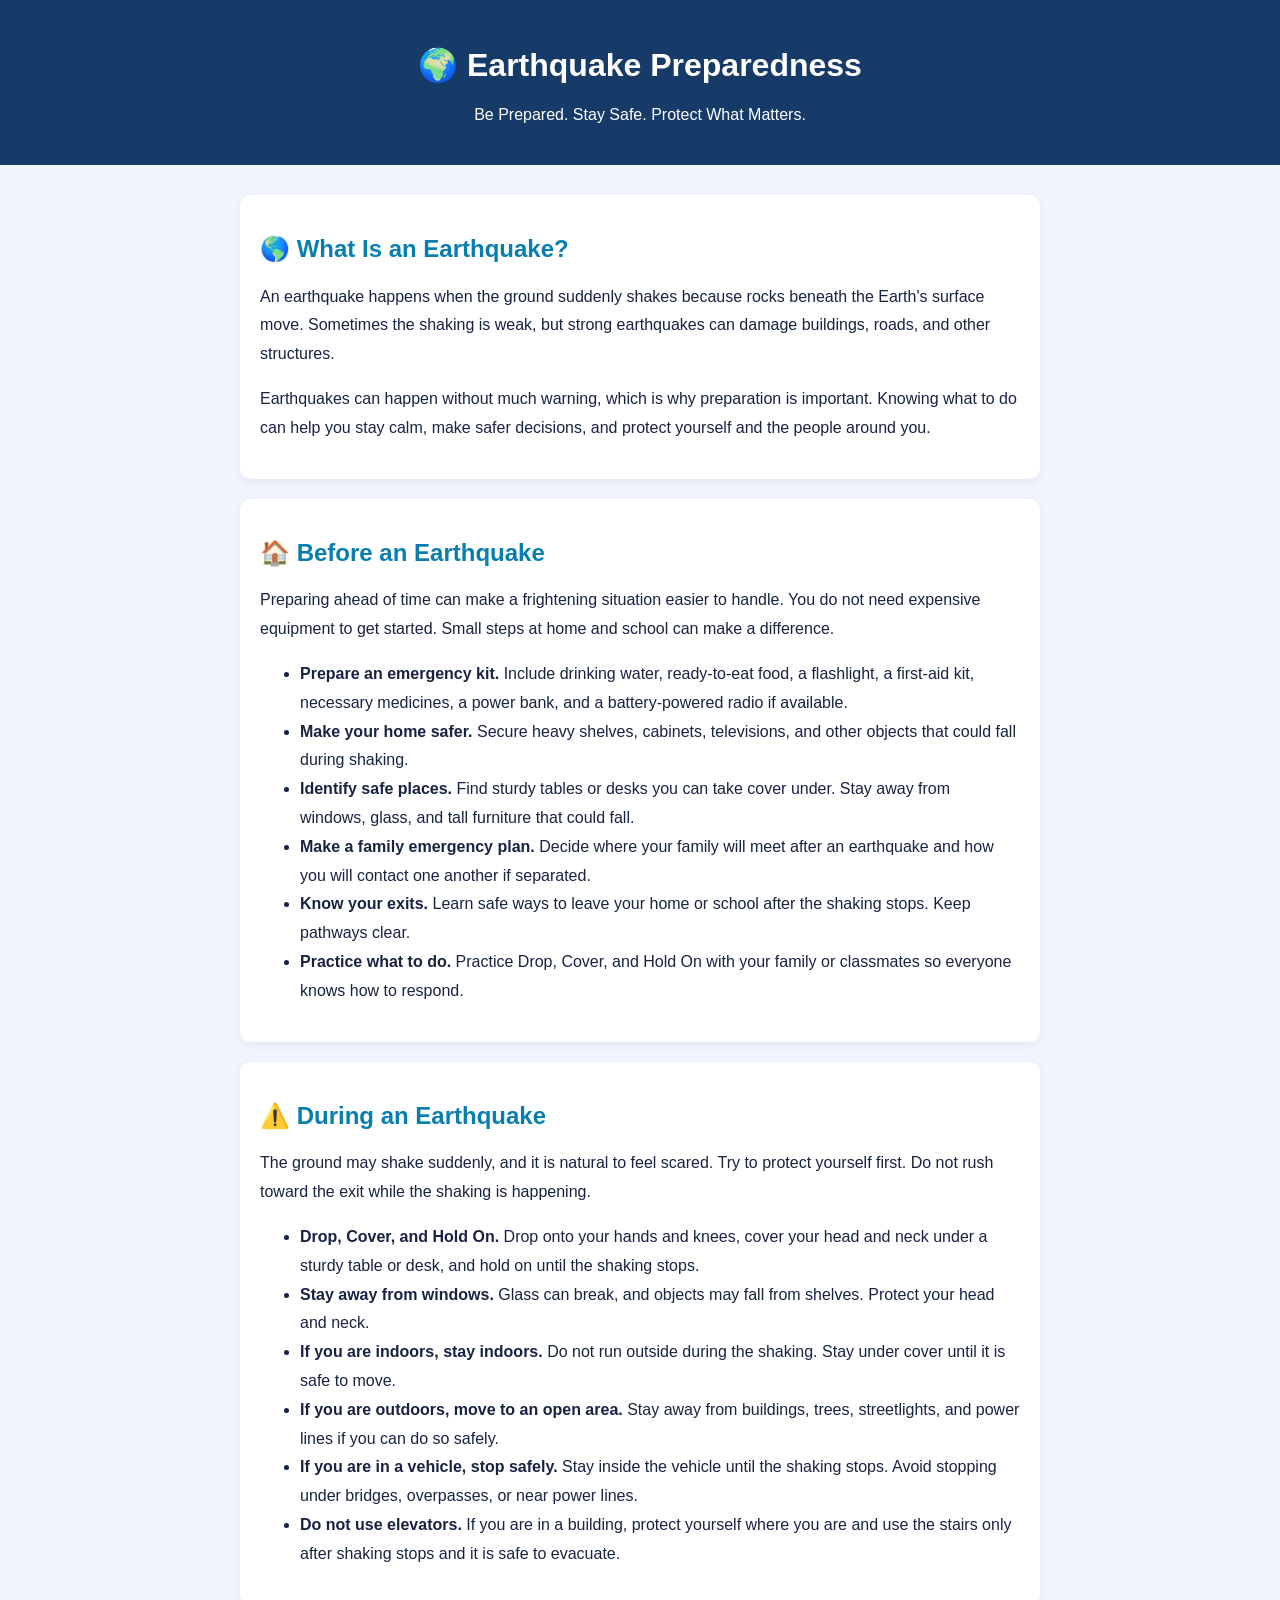
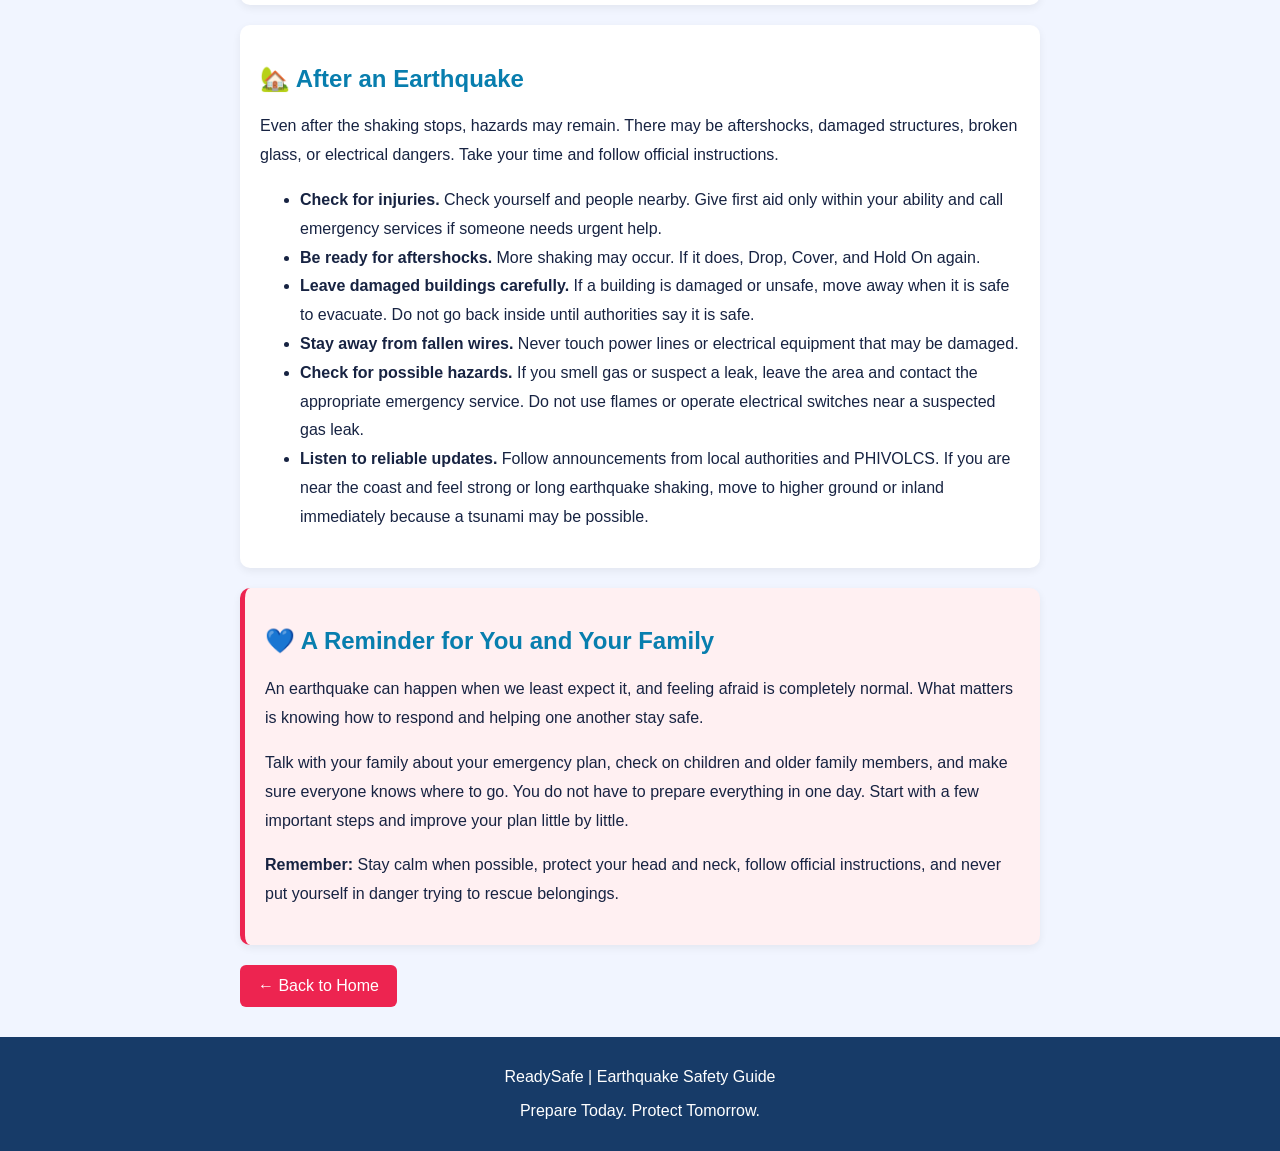
<file: Ready Safe/Earthquake.html>
<!DOCTYPE html>
<html lang="en">
<head>
    <meta charset="UTF-8">
    <meta name="viewport" content="width=device-width, initial-scale=1.0">
    <title>Earthquake Preparedness | ReadySafe</title>
    <link rel="stylesheet" href="flood.css">
</head>
<body>

    <header>
        <h1>🌍 Earthquake Preparedness</h1>
        <p>Be Prepared. Stay Safe. Protect What Matters.</p>
    </header>

    <div class="container">

        <!-- INTRODUCTION -->
        <section class="box">
            <h2>🌎 What Is an Earthquake?</h2>

            <p>
                An earthquake happens when the ground suddenly shakes
                because rocks beneath the Earth's surface move.
                Sometimes the shaking is weak, but strong earthquakes
                can damage buildings, roads, and other structures.
            </p>

            <p>
                Earthquakes can happen without much warning, which is
                why preparation is important. Knowing what to do can
                help you stay calm, make safer decisions, and protect
                yourself and the people around you.
            </p>
        </section>

        <!-- BEFORE -->
        <section class="box">
            <h2>🏠 Before an Earthquake</h2>

            <p>
                Preparing ahead of time can make a frightening
                situation easier to handle. You do not need expensive
                equipment to get started. Small steps at home and
                school can make a difference.
            </p>

            <ul>
                <li>
                    <b>Prepare an emergency kit.</b>
                    Include drinking water, ready-to-eat food,
                    a flashlight, a first-aid kit, necessary medicines,
                    a power bank, and a battery-powered radio if available.
                </li>

                <li>
                    <b>Make your home safer.</b>
                    Secure heavy shelves, cabinets, televisions,
                    and other objects that could fall during shaking.
                </li>

                <li>
                    <b>Identify safe places.</b>
                    Find sturdy tables or desks you can take cover under.
                    Stay away from windows, glass, and tall furniture
                    that could fall.
                </li>

                <li>
                    <b>Make a family emergency plan.</b>
                    Decide where your family will meet after an earthquake
                    and how you will contact one another if separated.
                </li>

                <li>
                    <b>Know your exits.</b>
                    Learn safe ways to leave your home or school after
                    the shaking stops. Keep pathways clear.
                </li>

                <li>
                    <b>Practice what to do.</b>
                    Practice Drop, Cover, and Hold On with your family
                    or classmates so everyone knows how to respond.
                </li>
            </ul>
        </section>

        <!-- DURING -->
        <section class="box">
            <h2>⚠️ During an Earthquake</h2>

            <p>
                The ground may shake suddenly, and it is natural to feel
                scared. Try to protect yourself first. Do not rush toward
                the exit while the shaking is happening.
            </p>

            <ul>
                <li>
                    <b>Drop, Cover, and Hold On.</b>
                    Drop onto your hands and knees, cover your head
                    and neck under a sturdy table or desk, and hold on
                    until the shaking stops.
                </li>

                <li>
                    <b>Stay away from windows.</b>
                    Glass can break, and objects may fall from shelves.
                    Protect your head and neck.
                </li>

                <li>
                    <b>If you are indoors, stay indoors.</b>
                    Do not run outside during the shaking.
                    Stay under cover until it is safe to move.
                </li>

                <li>
                    <b>If you are outdoors, move to an open area.</b>
                    Stay away from buildings, trees, streetlights,
                    and power lines if you can do so safely.
                </li>

                <li>
                    <b>If you are in a vehicle, stop safely.</b>
                    Stay inside the vehicle until the shaking stops.
                    Avoid stopping under bridges, overpasses,
                    or near power lines.
                </li>

                <li>
                    <b>Do not use elevators.</b>
                    If you are in a building, protect yourself where
                    you are and use the stairs only after shaking stops
                    and it is safe to evacuate.
                </li>
            </ul>
        </section>

        <!-- AFTER -->
        <section class="box">
            <h2>🏡 After an Earthquake</h2>

            <p>
                Even after the shaking stops, hazards may remain.
                There may be aftershocks, damaged structures,
                broken glass, or electrical dangers.
                Take your time and follow official instructions.
            </p>

            <ul>
                <li>
                    <b>Check for injuries.</b>
                    Check yourself and people nearby. Give first aid
                    only within your ability and call emergency services
                    if someone needs urgent help.
                </li>

                <li>
                    <b>Be ready for aftershocks.</b>
                    More shaking may occur. If it does, Drop, Cover,
                    and Hold On again.
                </li>

                <li>
                    <b>Leave damaged buildings carefully.</b>
                    If a building is damaged or unsafe, move away when
                    it is safe to evacuate. Do not go back inside
                    until authorities say it is safe.
                </li>

                <li>
                    <b>Stay away from fallen wires.</b>
                    Never touch power lines or electrical equipment
                    that may be damaged.
                </li>

                <li>
                    <b>Check for possible hazards.</b>
                    If you smell gas or suspect a leak, leave the area
                    and contact the appropriate emergency service.
                    Do not use flames or operate electrical switches
                    near a suspected gas leak.
                </li>

                <li>
                    <b>Listen to reliable updates.</b>
                    Follow announcements from local authorities
                    and PHIVOLCS. If you are near the coast and feel
                    strong or long earthquake shaking, move to higher
                    ground or inland immediately because a tsunami
                    may be possible.
                </li>
            </ul>
        </section>

        <!-- HUMANIZED ADVICE -->
        <section class="box advice">
            <h2>💙 A Reminder for You and Your Family</h2>

            <p>
                An earthquake can happen when we least expect it,
                and feeling afraid is completely normal.
                What matters is knowing how to respond and helping
                one another stay safe.
            </p>

            <p>
                Talk with your family about your emergency plan,
                check on children and older family members,
                and make sure everyone knows where to go.
                You do not have to prepare everything in one day.
                Start with a few important steps and improve your
                plan little by little.
            </p>

            <p>
                <b>Remember:</b> Stay calm when possible,
                protect your head and neck, follow official
                instructions, and never put yourself in danger
                trying to rescue belongings.
            </p>
        </section>


        <a href="ReadySafe.html#disasters" class="button">← Back to Home</a>

    </div>

    <footer>
        <p>ReadySafe | Earthquake Safety Guide</p>
        <p>Prepare Today. Protect Tomorrow.</p>
    </footer>

</body>
</html>
</file>
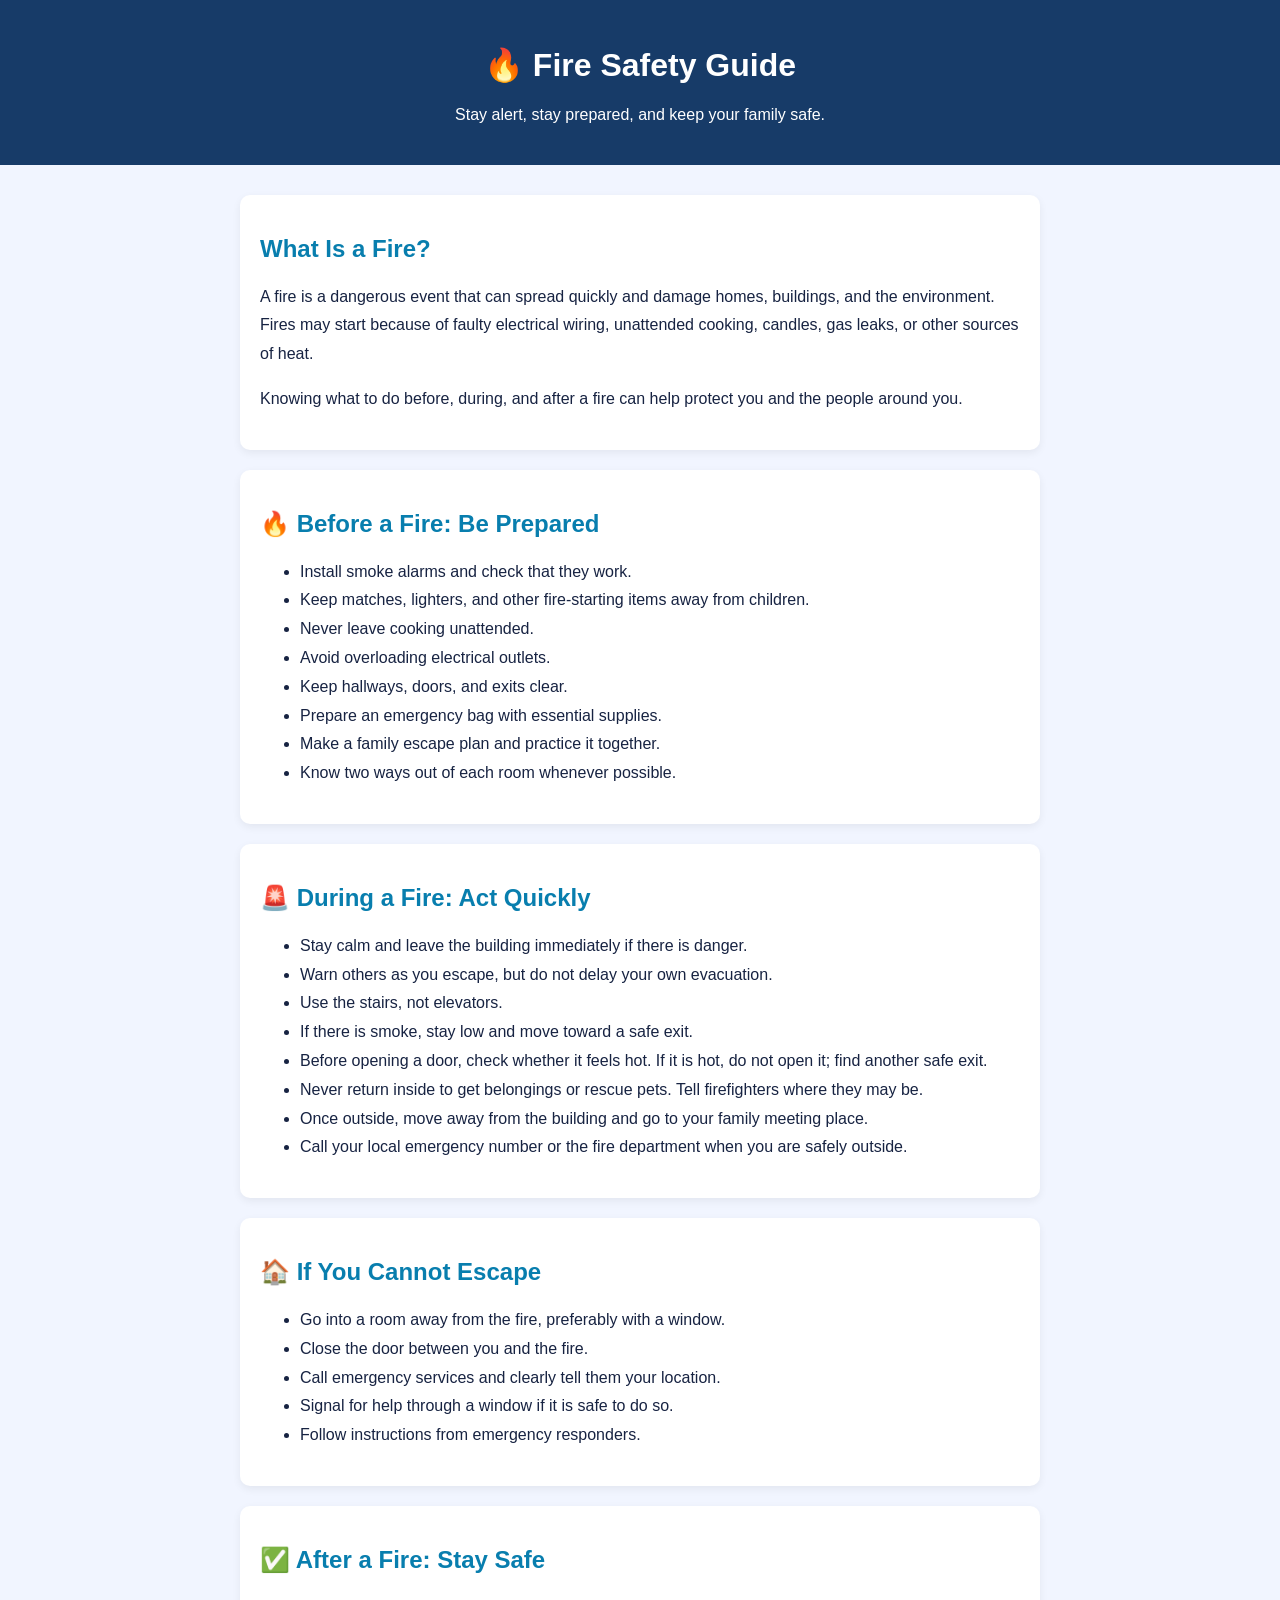
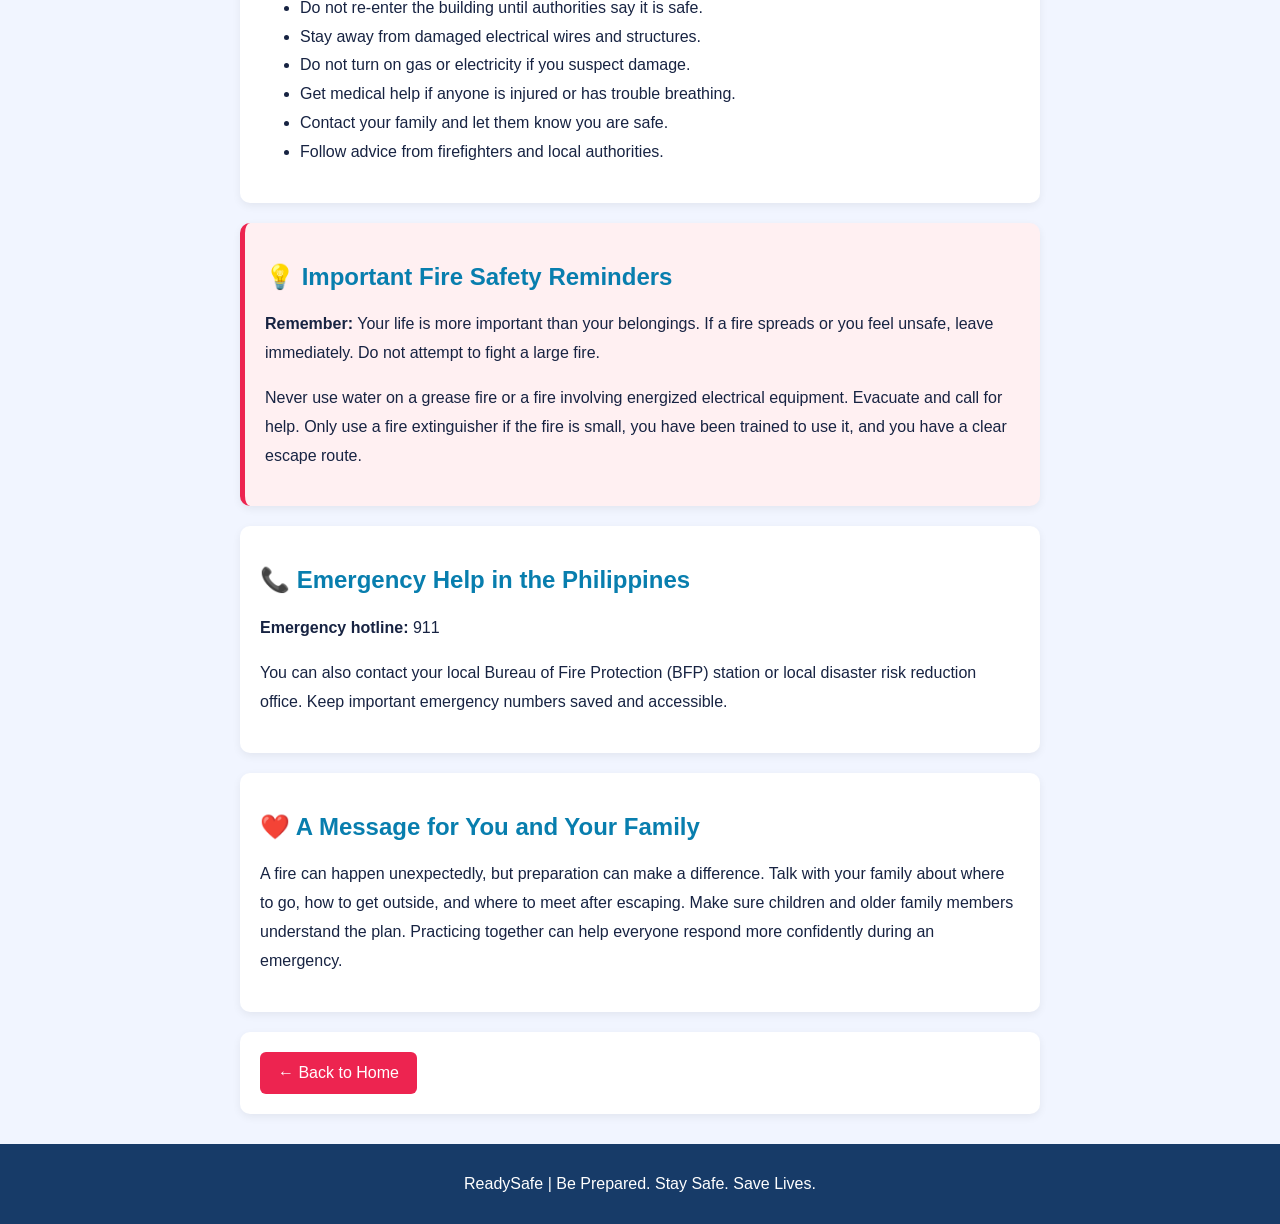
<file: Ready Safe/Fire.html>
<!DOCTYPE html>
<html lang="en">
<head>
    <meta charset="UTF-8">
    <meta name="viewport" content="width=device-width, initial-scale=1.0">
    <title>Fire Safety Guide | ReadySafe</title>
    <link rel="stylesheet" href="flood.css">
</head>

<body>

    <header>
        <h1>🔥 Fire Safety Guide</h1>
        <p>Stay alert, stay prepared, and keep your family safe.</p>
    </header>

    <main class="container">

        <div class="box">
            <h2>What Is a Fire?</h2>
            <p>
                A fire is a dangerous event that can spread quickly and damage
                homes, buildings, and the environment. Fires may start because
                of faulty electrical wiring, unattended cooking, candles,
                gas leaks, or other sources of heat.
            </p>
            <p>
                Knowing what to do before, during, and after a fire can help
                protect you and the people around you.
            </p>
        </div>

        <div class="box">
            <h2>🔥 Before a Fire: Be Prepared</h2>
            <ul>
                <li>Install smoke alarms and check that they work.</li>
                <li>Keep matches, lighters, and other fire-starting items away from children.</li>
                <li>Never leave cooking unattended.</li>
                <li>Avoid overloading electrical outlets.</li>
                <li>Keep hallways, doors, and exits clear.</li>
                <li>Prepare an emergency bag with essential supplies.</li>
                <li>Make a family escape plan and practice it together.</li>
                <li>Know two ways out of each room whenever possible.</li>
            </ul>
        </div>

        <div class="box">
            <h2>🚨 During a Fire: Act Quickly</h2>
            <ul>
                <li>Stay calm and leave the building immediately if there is danger.</li>
                <li>Warn others as you escape, but do not delay your own evacuation.</li>
                <li>Use the stairs, not elevators.</li>
                <li>If there is smoke, stay low and move toward a safe exit.</li>
                <li>Before opening a door, check whether it feels hot. If it is hot, do not open it; find another safe exit.</li>
                <li>Never return inside to get belongings or rescue pets. Tell firefighters where they may be.</li>
                <li>Once outside, move away from the building and go to your family meeting place.</li>
                <li>Call your local emergency number or the fire department when you are safely outside.</li>
            </ul>
        </div>

        <div class="box">
            <h2>🏠 If You Cannot Escape</h2>
            <ul>
                <li>Go into a room away from the fire, preferably with a window.</li>
                <li>Close the door between you and the fire.</li>
                <li>Call emergency services and clearly tell them your location.</li>
                <li>Signal for help through a window if it is safe to do so.</li>
                <li>Follow instructions from emergency responders.</li>
            </ul>
        </div>

        <div class="box">
            <h2>✅ After a Fire: Stay Safe</h2>
            <ul>
                <li>Do not re-enter the building until authorities say it is safe.</li>
                <li>Stay away from damaged electrical wires and structures.</li>
                <li>Do not turn on gas or electricity if you suspect damage.</li>
                <li>Get medical help if anyone is injured or has trouble breathing.</li>
                <li>Contact your family and let them know you are safe.</li>
                <li>Follow advice from firefighters and local authorities.</li>
            </ul>
        </div>

        <div class="box advice">
            <h2>💡 Important Fire Safety Reminders</h2>
            <p>
                <strong>Remember:</strong> Your life is more important than
                your belongings. If a fire spreads or you feel unsafe,
                leave immediately. Do not attempt to fight a large fire.
            </p>
            <p>
                Never use water on a grease fire or a fire involving
                energized electrical equipment. Evacuate and call for help.
                Only use a fire extinguisher if the fire is small, you have
                been trained to use it, and you have a clear escape route.
            </p>
        </div>

        <div class="box">
            <h2>📞 Emergency Help in the Philippines</h2>
            <p>
                <strong>Emergency hotline:</strong> 911
            </p>
            <p>
                You can also contact your local Bureau of Fire Protection
                (BFP) station or local disaster risk reduction office.
                Keep important emergency numbers saved and accessible.
            </p>
        </div>

        <div class="box">
            <h2>❤️ A Message for You and Your Family</h2>
            <p>
                A fire can happen unexpectedly, but preparation can make
                a difference. Talk with your family about where to go,
                how to get outside, and where to meet after escaping.
                Make sure children and older family members understand
                the plan. Practicing together can help everyone respond
                more confidently during an emergency.
            </p>
        </div>

        <div class="box">
            <a href="ReadySafe.html#disasters" class="button">← Back to Home</a>
        </div>

    </main>

    <footer>
        <p>ReadySafe | Be Prepared. Stay Safe. Save Lives.</p>
    </footer>

</body>
</html>
</file>
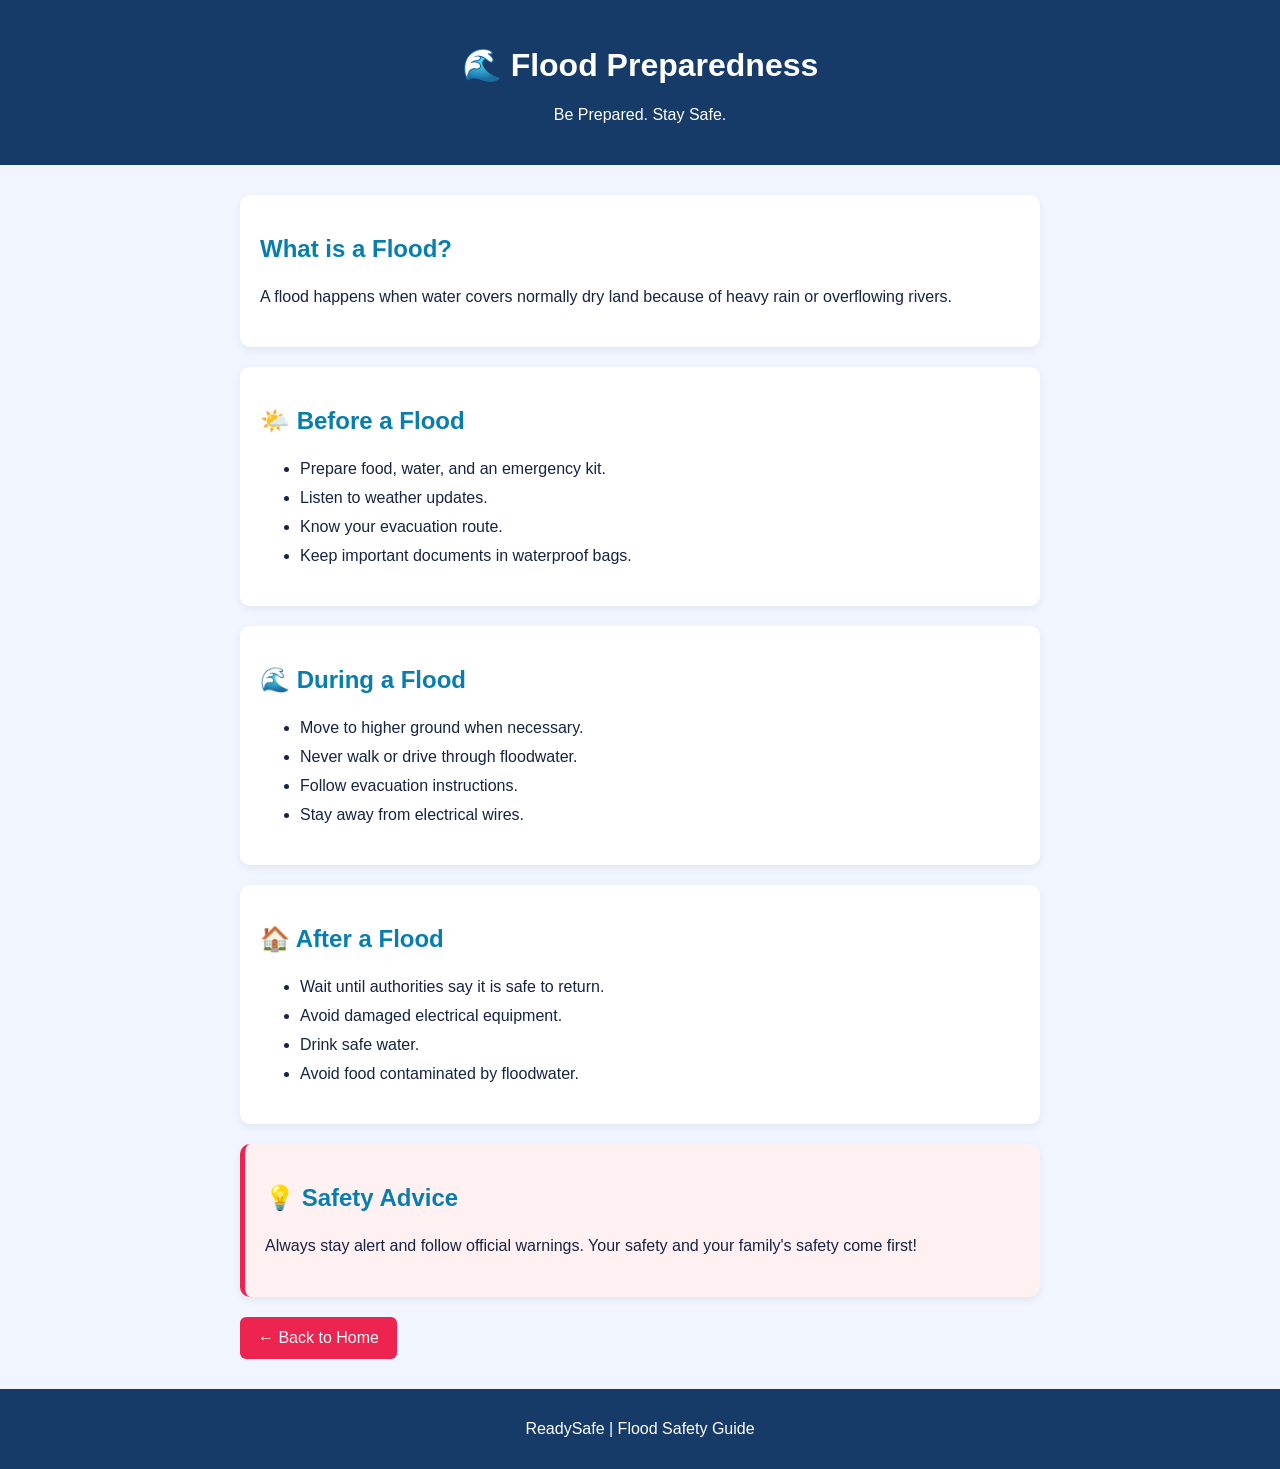
<file: Ready Safe/flood.html>
<!DOCTYPE html>
<html>
<head>
    <title>Flood Preparedness</title>
    <link rel="stylesheet" href="flood.css">
</head>
<body>

    <header>
        <h1>🌊 Flood Preparedness</h1>
        <p>Be Prepared. Stay Safe.</p>
    </header>

    <div class="container">

        <section class="box">
            <h2>What is a Flood?</h2>
            <p>
                A flood happens when water covers normally
                dry land because of heavy rain or overflowing rivers.
            </p>
        </section>

        <section class="box">
            <h2>🌤️ Before a Flood</h2>
            <ul>
                <li>Prepare food, water, and an emergency kit.</li>
                <li>Listen to weather updates.</li>
                <li>Know your evacuation route.</li>
                <li>Keep important documents in waterproof bags.</li>
            </ul>
        </section>

        <section class="box">
            <h2>🌊 During a Flood</h2>
            <ul>
                <li>Move to higher ground when necessary.</li>
                <li>Never walk or drive through floodwater.</li>
                <li>Follow evacuation instructions.</li>
                <li>Stay away from electrical wires.</li>
            </ul>
        </section>

        <section class="box">
            <h2>🏠 After a Flood</h2>
            <ul>
                <li>Wait until authorities say it is safe to return.</li>
                <li>Avoid damaged electrical equipment.</li>
                <li>Drink safe water.</li>
                <li>Avoid food contaminated by floodwater.</li>
            </ul>
        </section>

        <section class="box advice">
            <h2>💡 Safety Advice</h2>
            <p>
                Always stay alert and follow official warnings.
                Your safety and your family's safety come first!
            </p>
        </section>

        <a href="ReadySafe.html#disasters" class="button">← Back to Home</a>

    </div>

    <footer>
        <p>ReadySafe | Flood Safety Guide</p>
    </footer>

</body>
</html>
</file>
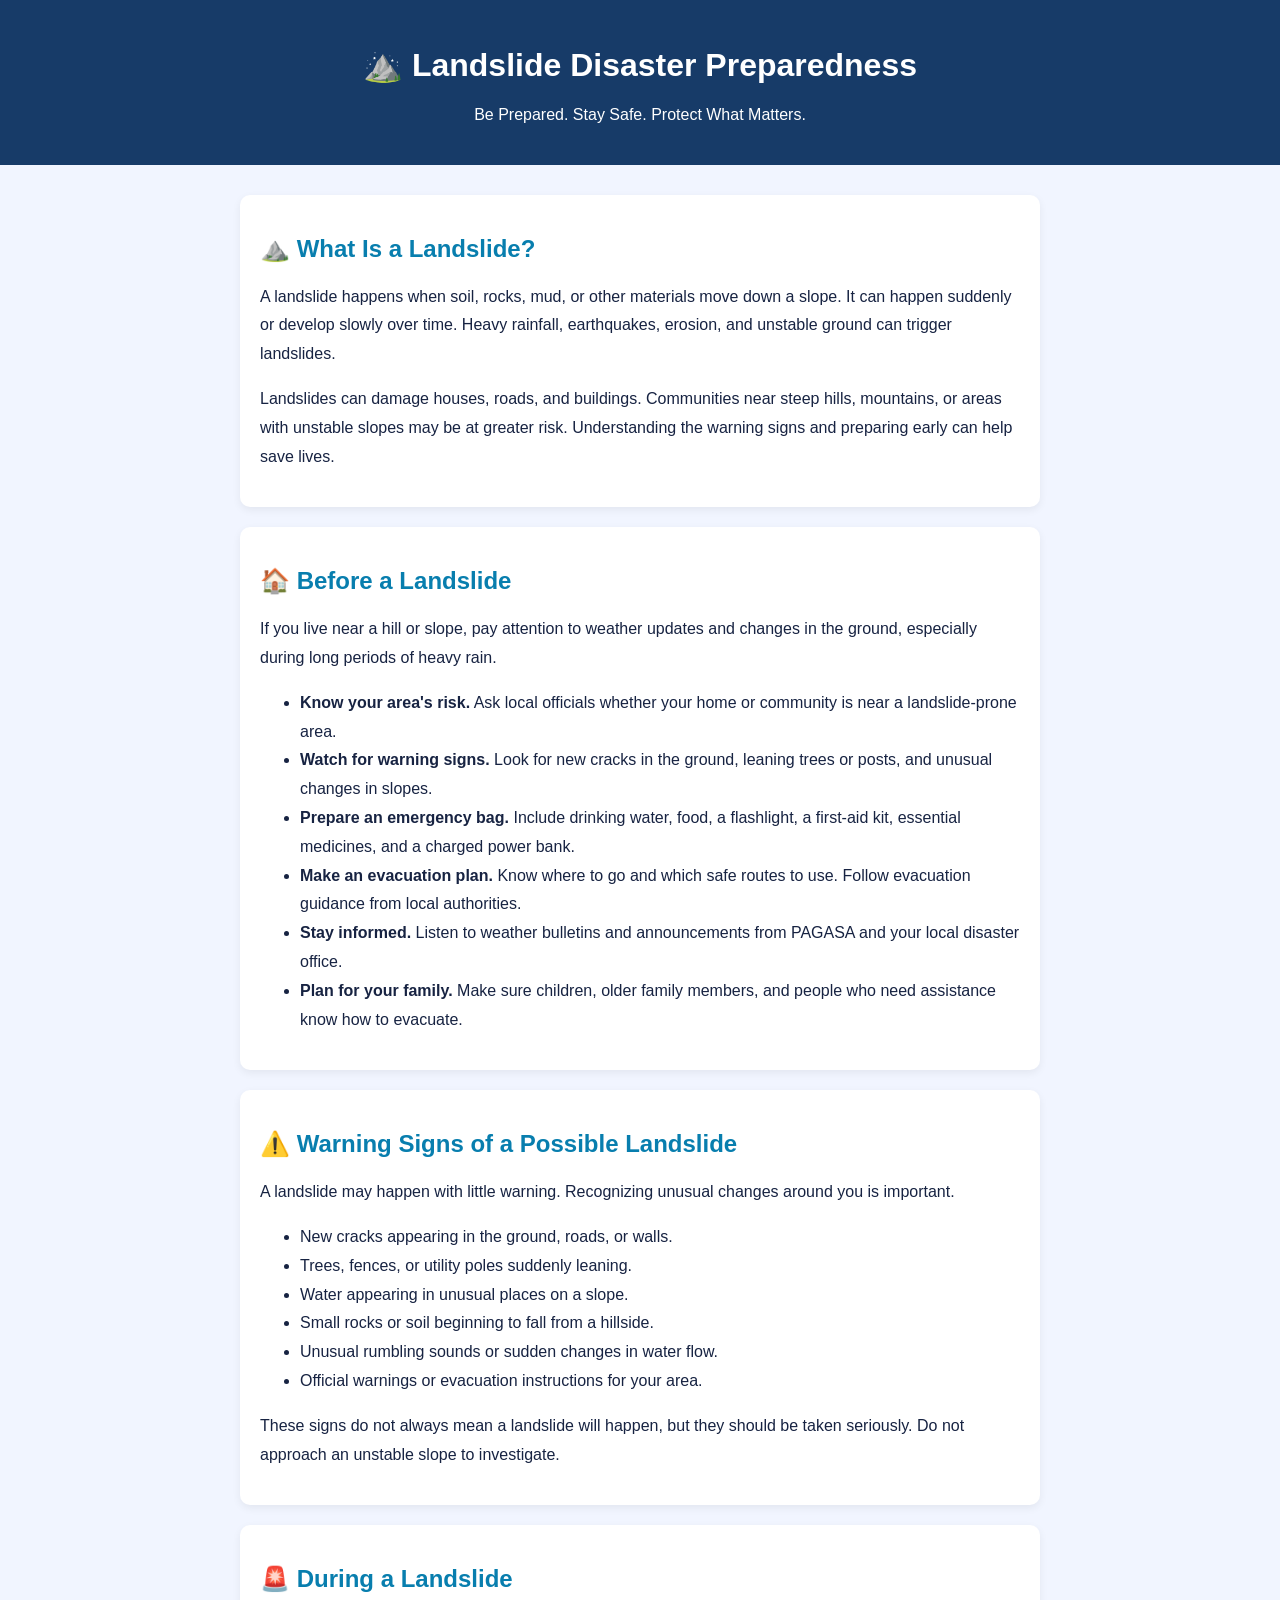
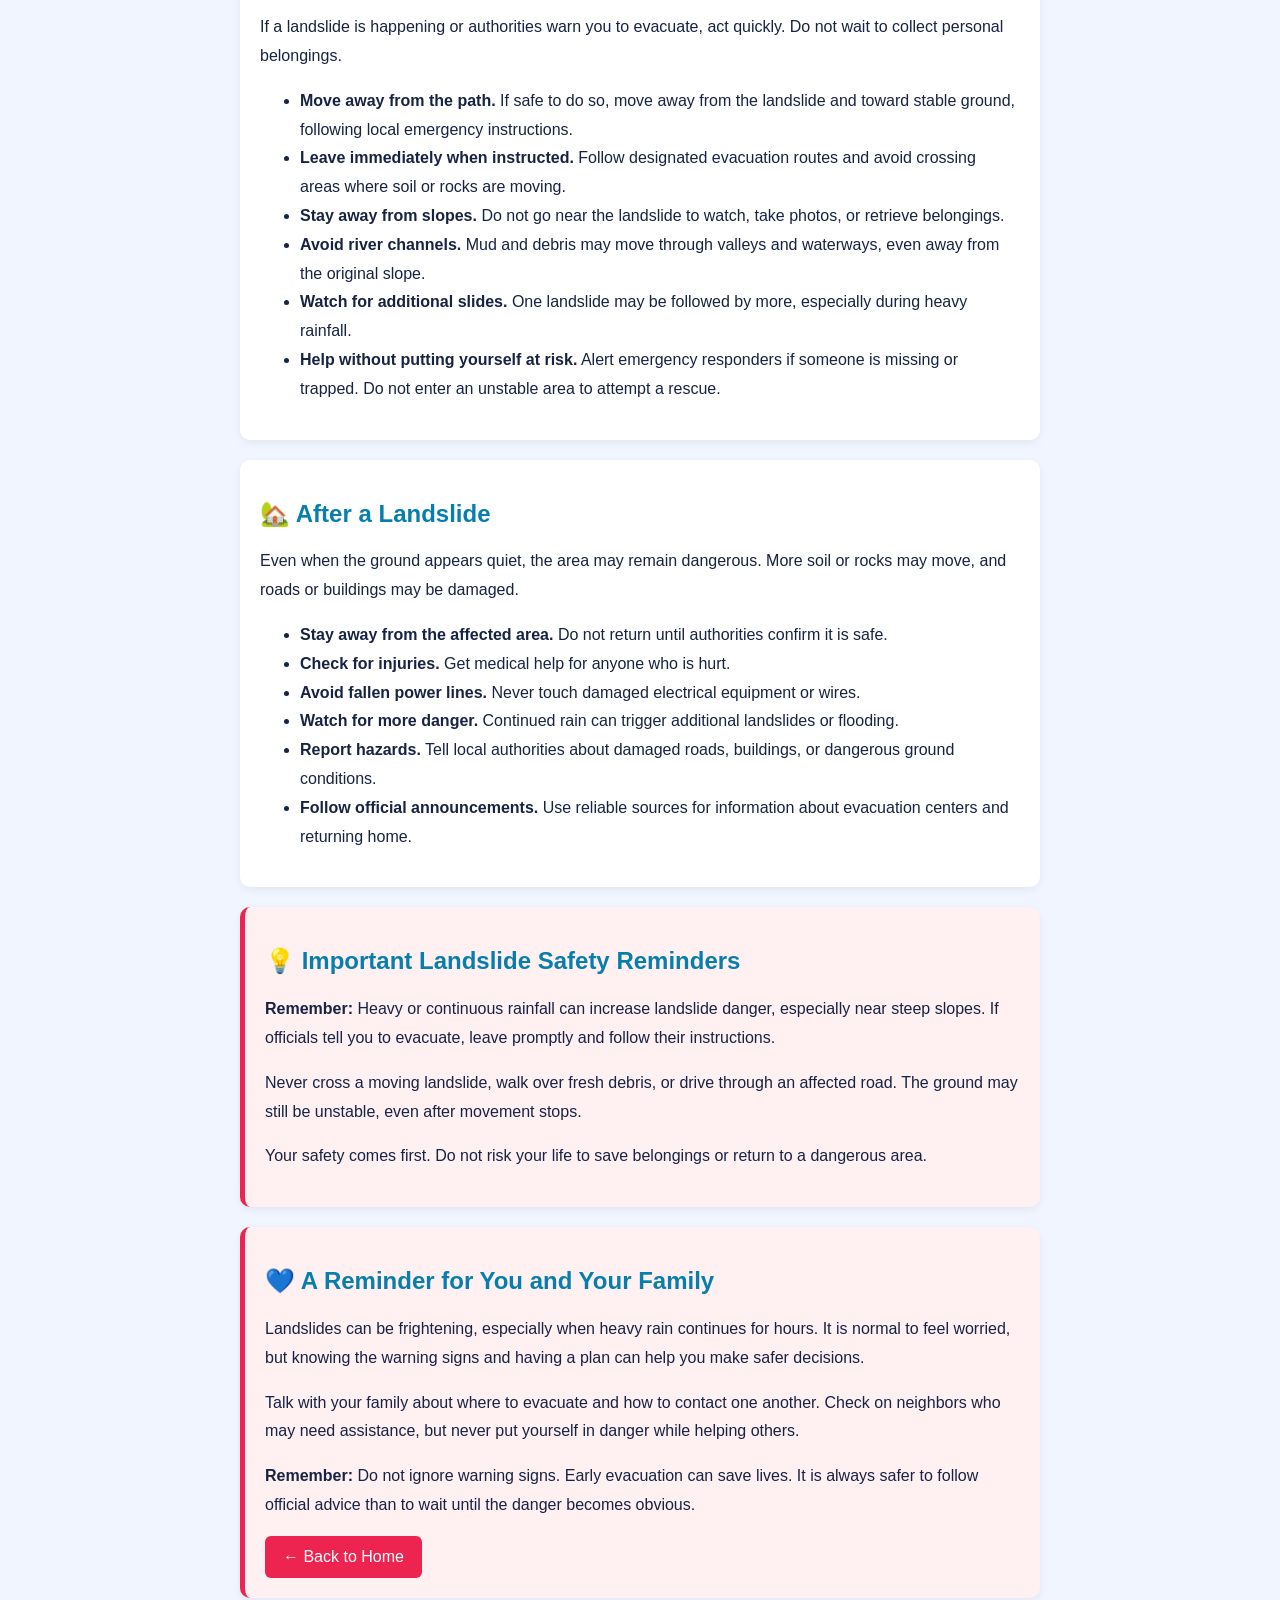
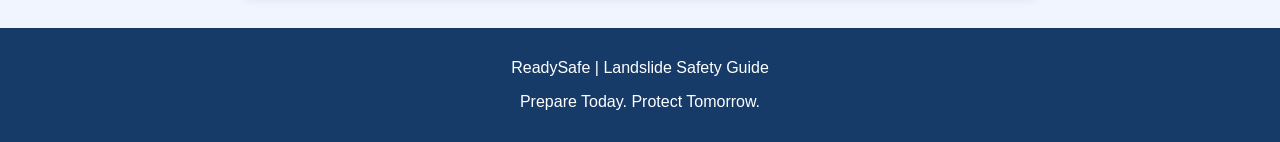
<file: Ready Safe/Landslide.html>
<!DOCTYPE html>
<html lang="en">
<head>
    <meta charset="UTF-8">
    <meta name="viewport" content="width=device-width, initial-scale=1.0">

    <title>Landslide Preparedness | ReadySafe</title>

    <link rel="stylesheet" href="flood.css">
</head>

<body>

    <header>
        <h1>⛰️ Landslide Disaster Preparedness</h1>
        <p>Be Prepared. Stay Safe. Protect What Matters.</p>
    </header>

    <main class="container">

        <!-- INTRODUCTION -->
        <section class="box">
            <h2>⛰️ What Is a Landslide?</h2>

            <p>
                A landslide happens when soil, rocks, mud, or other
                materials move down a slope. It can happen suddenly
                or develop slowly over time. Heavy rainfall,
                earthquakes, erosion, and unstable ground can trigger
                landslides.
            </p>

            <p>
                Landslides can damage houses, roads, and buildings.
                Communities near steep hills, mountains, or areas
                with unstable slopes may be at greater risk.
                Understanding the warning signs and preparing early
                can help save lives.
            </p>
        </section>

        <!-- BEFORE -->
        <section class="box">
            <h2>🏠 Before a Landslide</h2>

            <p>
                If you live near a hill or slope, pay attention to
                weather updates and changes in the ground, especially
                during long periods of heavy rain.
            </p>

            <ul>
                <li>
                    <b>Know your area's risk.</b>
                    Ask local officials whether your home or community
                    is near a landslide-prone area.
                </li>

                <li>
                    <b>Watch for warning signs.</b>
                    Look for new cracks in the ground, leaning trees
                    or posts, and unusual changes in slopes.
                </li>

                <li>
                    <b>Prepare an emergency bag.</b>
                    Include drinking water, food, a flashlight,
                    a first-aid kit, essential medicines, and
                    a charged power bank.
                </li>

                <li>
                    <b>Make an evacuation plan.</b>
                    Know where to go and which safe routes to use.
                    Follow evacuation guidance from local authorities.
                </li>

                <li>
                    <b>Stay informed.</b>
                    Listen to weather bulletins and announcements
                    from PAGASA and your local disaster office.
                </li>

                <li>
                    <b>Plan for your family.</b>
                    Make sure children, older family members, and
                    people who need assistance know how to evacuate.
                </li>
            </ul>
        </section>

        <!-- WARNING SIGNS -->
        <section class="box">
            <h2>⚠️ Warning Signs of a Possible Landslide</h2>

            <p>
                A landslide may happen with little warning.
                Recognizing unusual changes around you is important.
            </p>

            <ul>
                <li>New cracks appearing in the ground, roads, or walls.</li>
                <li>Trees, fences, or utility poles suddenly leaning.</li>
                <li>Water appearing in unusual places on a slope.</li>
                <li>Small rocks or soil beginning to fall from a hillside.</li>
                <li>Unusual rumbling sounds or sudden changes in water flow.</li>
                <li>Official warnings or evacuation instructions for your area.</li>
            </ul>

            <p>
                These signs do not always mean a landslide will happen,
                but they should be taken seriously. Do not approach
                an unstable slope to investigate.
            </p>
        </section>

        <!-- DURING -->
        <section class="box">
            <h2>🚨 During a Landslide</h2>

            <p>
                If a landslide is happening or authorities warn you
                to evacuate, act quickly. Do not wait to collect
                personal belongings.
            </p>

            <ul>
                <li>
                    <b>Move away from the path.</b>
                    If safe to do so, move away from the landslide
                    and toward stable ground, following local
                    emergency instructions.
                </li>

                <li>
                    <b>Leave immediately when instructed.</b>
                    Follow designated evacuation routes and avoid
                    crossing areas where soil or rocks are moving.
                </li>

                <li>
                    <b>Stay away from slopes.</b>
                    Do not go near the landslide to watch, take photos,
                    or retrieve belongings.
                </li>

                <li>
                    <b>Avoid river channels.</b>
                    Mud and debris may move through valleys and
                    waterways, even away from the original slope.
                </li>

                <li>
                    <b>Watch for additional slides.</b>
                    One landslide may be followed by more, especially
                    during heavy rainfall.
                </li>

                <li>
                    <b>Help without putting yourself at risk.</b>
                    Alert emergency responders if someone is missing
                    or trapped. Do not enter an unstable area to
                    attempt a rescue.
                </li>
            </ul>
        </section>

        <!-- AFTER -->
        <section class="box">
            <h2>🏡 After a Landslide</h2>

            <p>
                Even when the ground appears quiet, the area may
                remain dangerous. More soil or rocks may move,
                and roads or buildings may be damaged.
            </p>

            <ul>
                <li>
                    <b>Stay away from the affected area.</b>
                    Do not return until authorities confirm it is safe.
                </li>

                <li>
                    <b>Check for injuries.</b>
                    Get medical help for anyone who is hurt.
                </li>

                <li>
                    <b>Avoid fallen power lines.</b>
                    Never touch damaged electrical equipment or wires.
                </li>

                <li>
                    <b>Watch for more danger.</b>
                    Continued rain can trigger additional landslides
                    or flooding.
                </li>

                <li>
                    <b>Report hazards.</b>
                    Tell local authorities about damaged roads,
                    buildings, or dangerous ground conditions.
                </li>

                <li>
                    <b>Follow official announcements.</b>
                    Use reliable sources for information about
                    evacuation centers and returning home.
                </li>
            </ul>
        </section>

        <!-- SAFETY ADVICE -->
        <section class="box advice">
            <h2>💡 Important Landslide Safety Reminders</h2>

            <p>
                <b>Remember:</b> Heavy or continuous rainfall can
                increase landslide danger, especially near steep
                slopes. If officials tell you to evacuate, leave
                promptly and follow their instructions.
            </p>

            <p>
                Never cross a moving landslide, walk over fresh debris,
                or drive through an affected road. The ground may
                still be unstable, even after movement stops.
            </p>

            <p>
                Your safety comes first. Do not risk your life to
                save belongings or return to a dangerous area.
            </p>
        </section>

        <!-- HUMANIZED ADVICE -->
        <section class="box advice">
            <h2>💙 A Reminder for You and Your Family</h2>

            <p>
                Landslides can be frightening, especially when heavy
                rain continues for hours. It is normal to feel worried,
                but knowing the warning signs and having a plan can
                help you make safer decisions.
            </p>

            <p>
                Talk with your family about where to evacuate and
                how to contact one another. Check on neighbors who
                may need assistance, but never put yourself in danger
                while helping others.
            </p>

            <p>
                <b>Remember:</b> Do not ignore warning signs.
                Early evacuation can save lives. It is always safer
                to follow official advice than to wait until the
                danger becomes obvious.
            </p>


        <!-- BACK BUTTON -->
        <a href="ReadySafe.html#disasters" class="button">
            ← Back to Home
        </a>

    </main>

    <footer>
        <p>ReadySafe | Landslide Safety Guide</p>
        <p>Prepare Today. Protect Tomorrow.</p>
    </footer>

</body>
</html>
</file>
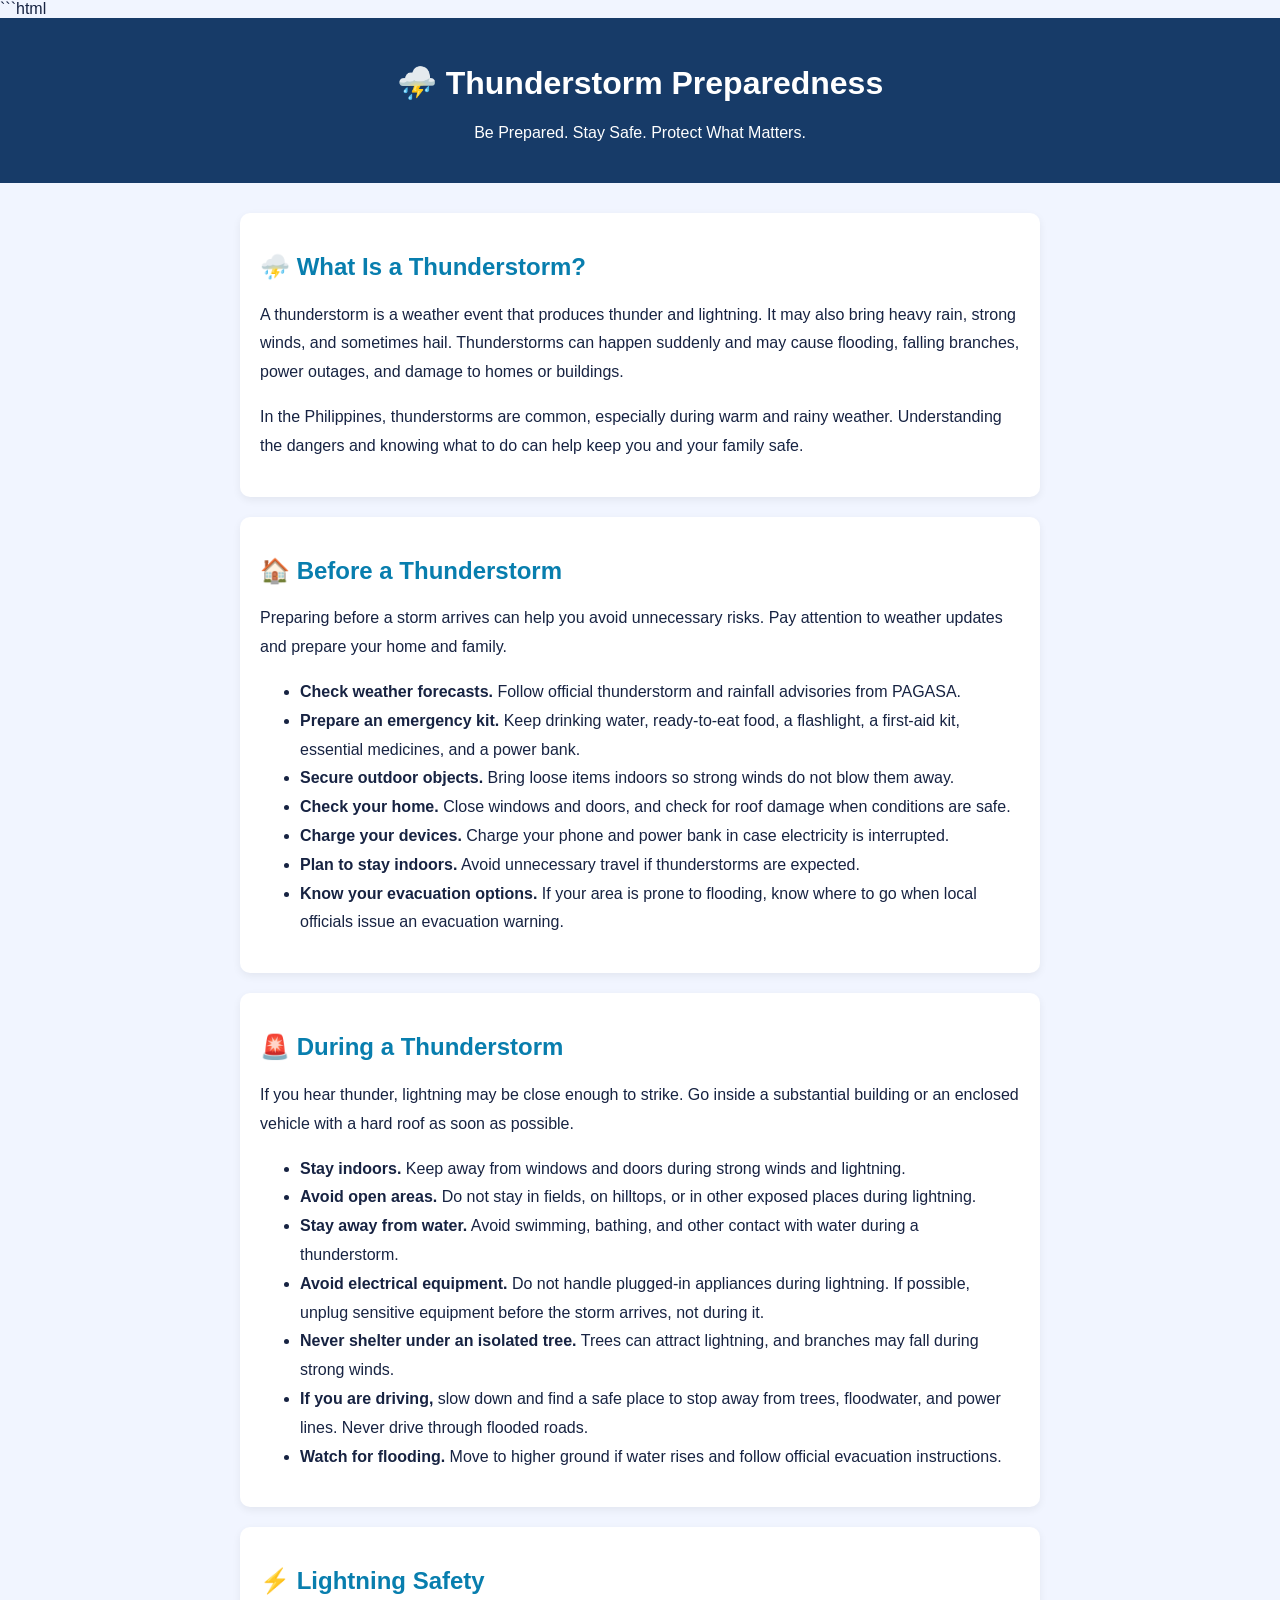
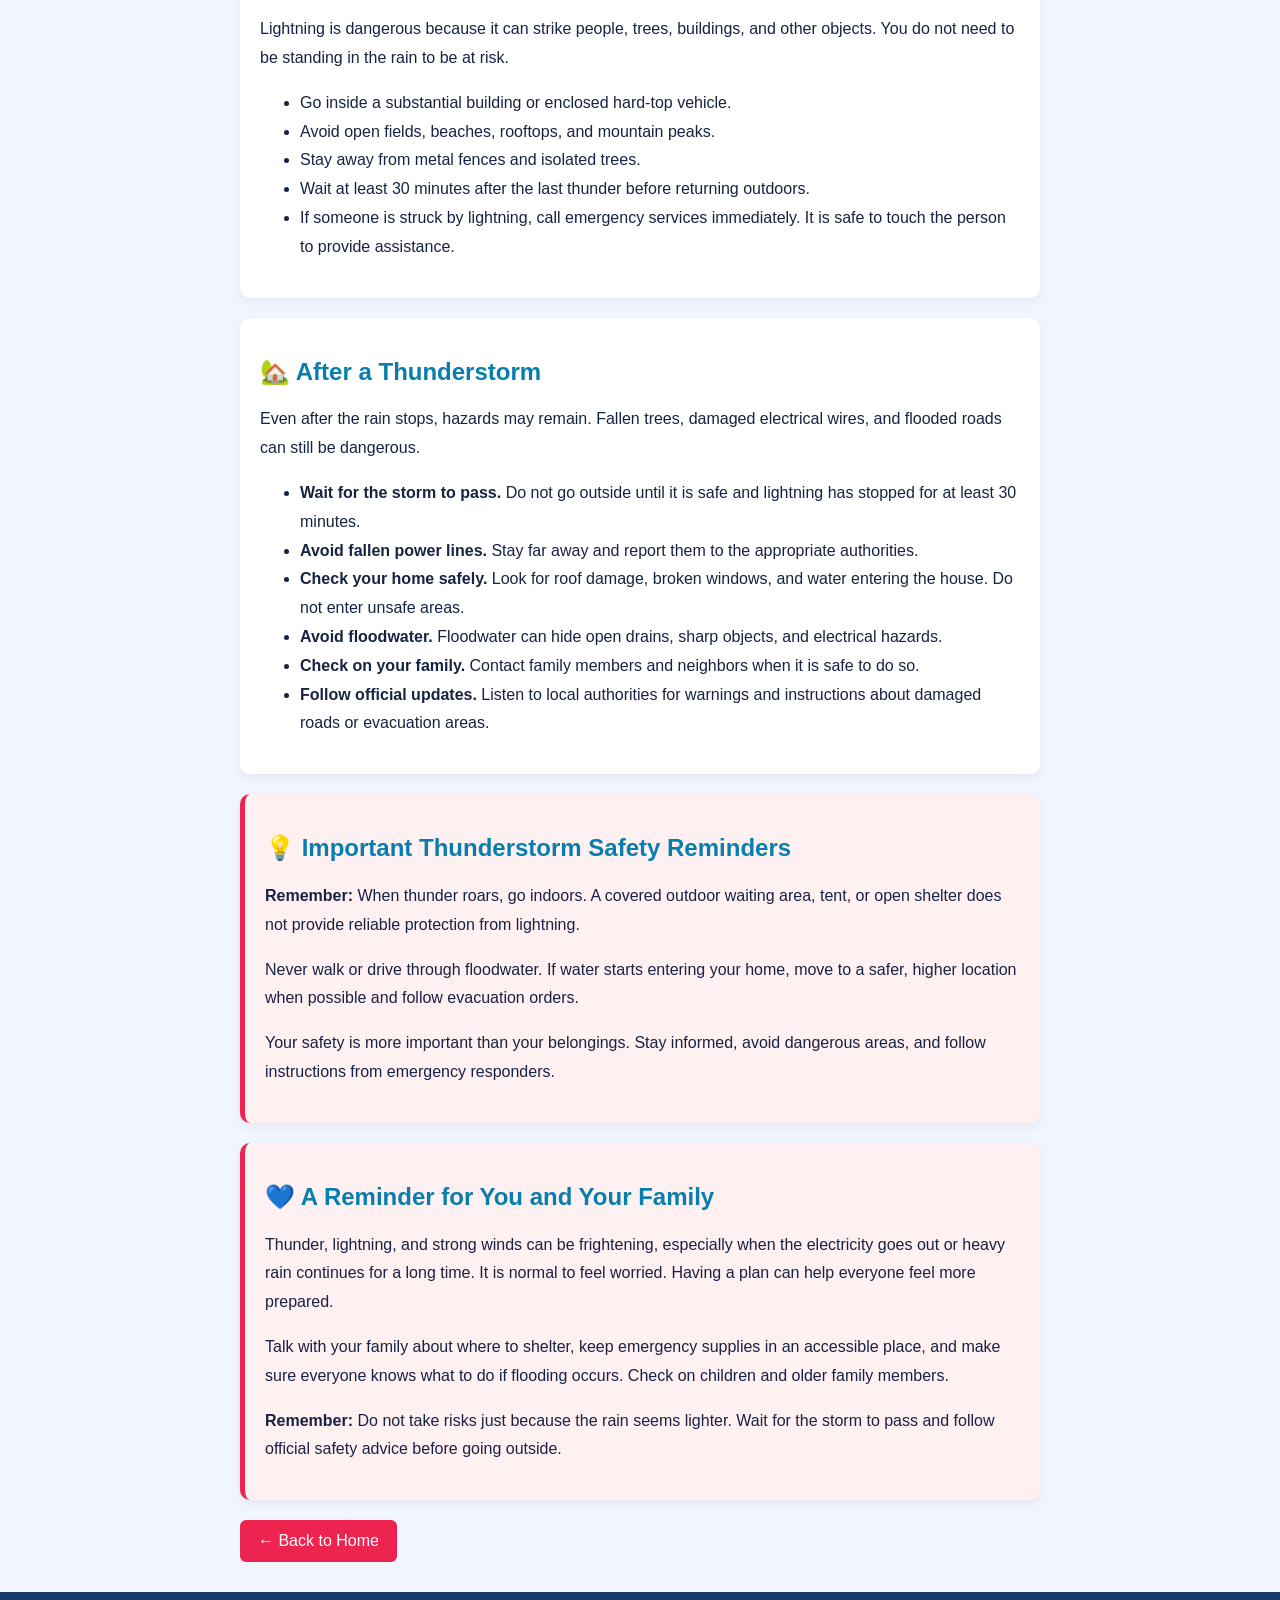
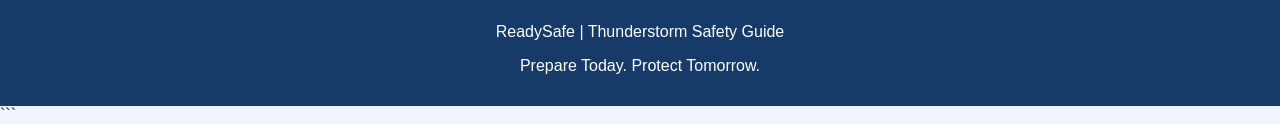
<file: Ready Safe/Thunderstorm.html>
```html
<!DOCTYPE html>
<html lang="en">
<head>
    <meta charset="UTF-8">
    <meta name="viewport" content="width=device-width, initial-scale=1.0">

    <title>Thunderstorm Preparedness | ReadySafe</title>

    <link rel="stylesheet" href="flood.css">
</head>

<body>

    <header>
        <h1>⛈️ Thunderstorm Preparedness</h1>
        <p>Be Prepared. Stay Safe. Protect What Matters.</p>
    </header>

    <main class="container">

        <!-- INTRODUCTION -->
        <section class="box">
            <h2>⛈️ What Is a Thunderstorm?</h2>

            <p>
                A thunderstorm is a weather event that produces thunder
                and lightning. It may also bring heavy rain, strong winds,
                and sometimes hail. Thunderstorms can happen suddenly
                and may cause flooding, falling branches, power outages,
                and damage to homes or buildings.
            </p>

            <p>
                In the Philippines, thunderstorms are common, especially
                during warm and rainy weather. Understanding the dangers
                and knowing what to do can help keep you and your family
                safe.
            </p>
        </section>

        <!-- BEFORE -->
        <section class="box">
            <h2>🏠 Before a Thunderstorm</h2>

            <p>
                Preparing before a storm arrives can help you avoid
                unnecessary risks. Pay attention to weather updates
                and prepare your home and family.
            </p>

            <ul>
                <li>
                    <b>Check weather forecasts.</b>
                    Follow official thunderstorm and rainfall advisories
                    from PAGASA.
                </li>

                <li>
                    <b>Prepare an emergency kit.</b>
                    Keep drinking water, ready-to-eat food, a flashlight,
                    a first-aid kit, essential medicines, and a power bank.
                </li>

                <li>
                    <b>Secure outdoor objects.</b>
                    Bring loose items indoors so strong winds do not
                    blow them away.
                </li>

                <li>
                    <b>Check your home.</b>
                    Close windows and doors, and check for roof damage
                    when conditions are safe.
                </li>

                <li>
                    <b>Charge your devices.</b>
                    Charge your phone and power bank in case electricity
                    is interrupted.
                </li>

                <li>
                    <b>Plan to stay indoors.</b>
                    Avoid unnecessary travel if thunderstorms are expected.
                </li>

                <li>
                    <b>Know your evacuation options.</b>
                    If your area is prone to flooding, know where to go
                    when local officials issue an evacuation warning.
                </li>
            </ul>
        </section>

        <!-- DURING -->
        <section class="box">
            <h2>🚨 During a Thunderstorm</h2>

            <p>
                If you hear thunder, lightning may be close enough
                to strike. Go inside a substantial building or an
                enclosed vehicle with a hard roof as soon as possible.
            </p>

            <ul>
                <li>
                    <b>Stay indoors.</b>
                    Keep away from windows and doors during strong winds
                    and lightning.
                </li>

                <li>
                    <b>Avoid open areas.</b>
                    Do not stay in fields, on hilltops, or in other
                    exposed places during lightning.
                </li>

                <li>
                    <b>Stay away from water.</b>
                    Avoid swimming, bathing, and other contact with
                    water during a thunderstorm.
                </li>

                <li>
                    <b>Avoid electrical equipment.</b>
                    Do not handle plugged-in appliances during lightning.
                    If possible, unplug sensitive equipment before
                    the storm arrives, not during it.
                </li>

                <li>
                    <b>Never shelter under an isolated tree.</b>
                    Trees can attract lightning, and branches may fall
                    during strong winds.
                </li>

                <li>
                    <b>If you are driving,</b>
                    slow down and find a safe place to stop away from
                    trees, floodwater, and power lines. Never drive
                    through flooded roads.
                </li>

                <li>
                    <b>Watch for flooding.</b>
                    Move to higher ground if water rises and follow
                    official evacuation instructions.
                </li>
            </ul>
        </section>

        <!-- LIGHTNING SAFETY -->
        <section class="box">
            <h2>⚡ Lightning Safety</h2>

            <p>
                Lightning is dangerous because it can strike people,
                trees, buildings, and other objects. You do not need
                to be standing in the rain to be at risk.
            </p>

            <ul>
                <li>Go inside a substantial building or enclosed hard-top vehicle.</li>
                <li>Avoid open fields, beaches, rooftops, and mountain peaks.</li>
                <li>Stay away from metal fences and isolated trees.</li>
                <li>Wait at least 30 minutes after the last thunder before returning outdoors.</li>
                <li>If someone is struck by lightning, call emergency services immediately. It is safe to touch the person to provide assistance.</li>
            </ul>
        </section>

        <!-- AFTER -->
        <section class="box">
            <h2>🏡 After a Thunderstorm</h2>

            <p>
                Even after the rain stops, hazards may remain.
                Fallen trees, damaged electrical wires, and flooded
                roads can still be dangerous.
            </p>

            <ul>
                <li>
                    <b>Wait for the storm to pass.</b>
                    Do not go outside until it is safe and lightning
                    has stopped for at least 30 minutes.
                </li>

                <li>
                    <b>Avoid fallen power lines.</b>
                    Stay far away and report them to the appropriate
                    authorities.
                </li>

                <li>
                    <b>Check your home safely.</b>
                    Look for roof damage, broken windows, and water
                    entering the house. Do not enter unsafe areas.
                </li>

                <li>
                    <b>Avoid floodwater.</b>
                    Floodwater can hide open drains, sharp objects,
                    and electrical hazards.
                </li>

                <li>
                    <b>Check on your family.</b>
                    Contact family members and neighbors when it is
                    safe to do so.
                </li>

                <li>
                    <b>Follow official updates.</b>
                    Listen to local authorities for warnings and
                    instructions about damaged roads or evacuation areas.
                </li>
            </ul>
        </section>

        <!-- SAFETY ADVICE -->
        <section class="box advice">
            <h2>💡 Important Thunderstorm Safety Reminders</h2>

            <p>
                <b>Remember:</b> When thunder roars, go indoors.
                A covered outdoor waiting area, tent, or open shelter
                does not provide reliable protection from lightning.
            </p>

            <p>
                Never walk or drive through floodwater. If water
                starts entering your home, move to a safer, higher
                location when possible and follow evacuation orders.
            </p>

            <p>
                Your safety is more important than your belongings.
                Stay informed, avoid dangerous areas, and follow
                instructions from emergency responders.
            </p>
        </section>

        <!-- HUMANIZED ADVICE -->
        <section class="box advice">
            <h2>💙 A Reminder for You and Your Family</h2>

            <p>
                Thunder, lightning, and strong winds can be frightening,
                especially when the electricity goes out or heavy rain
                continues for a long time. It is normal to feel worried.
                Having a plan can help everyone feel more prepared.
            </p>

            <p>
                Talk with your family about where to shelter, keep
                emergency supplies in an accessible place, and make
                sure everyone knows what to do if flooding occurs.
                Check on children and older family members.
            </p>

            <p>
                <b>Remember:</b> Do not take risks just because the
                rain seems lighter. Wait for the storm to pass and
                follow official safety advice before going outside.
            </p>
        </section>

        
        <!-- BACK BUTTON -->
        <a href="ReadySafe.html#disasters" class="button">
            ← Back to Home
        </a>

    </main>

    <footer>
        <p>ReadySafe | Thunderstorm Safety Guide</p>
        <p>Prepare Today. Protect Tomorrow.</p>
    </footer>

</body>
</html>
```
</file>
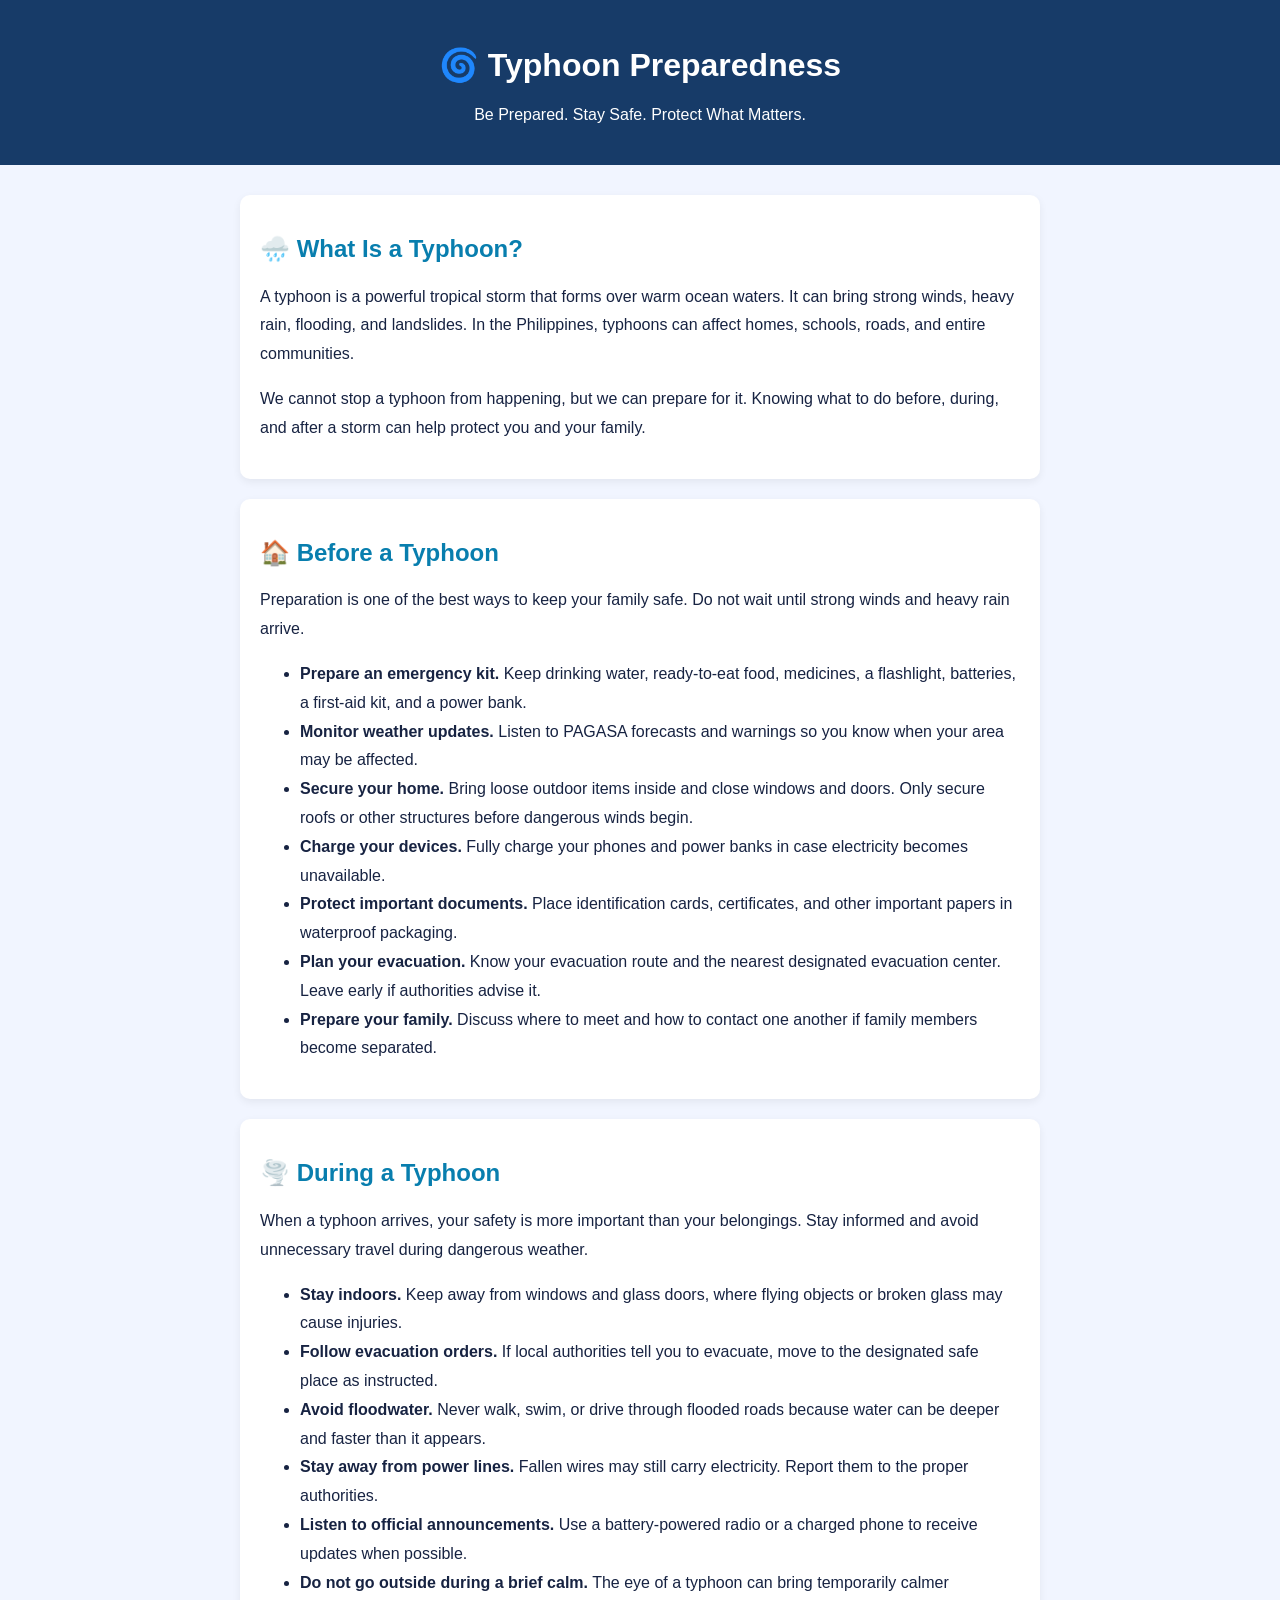
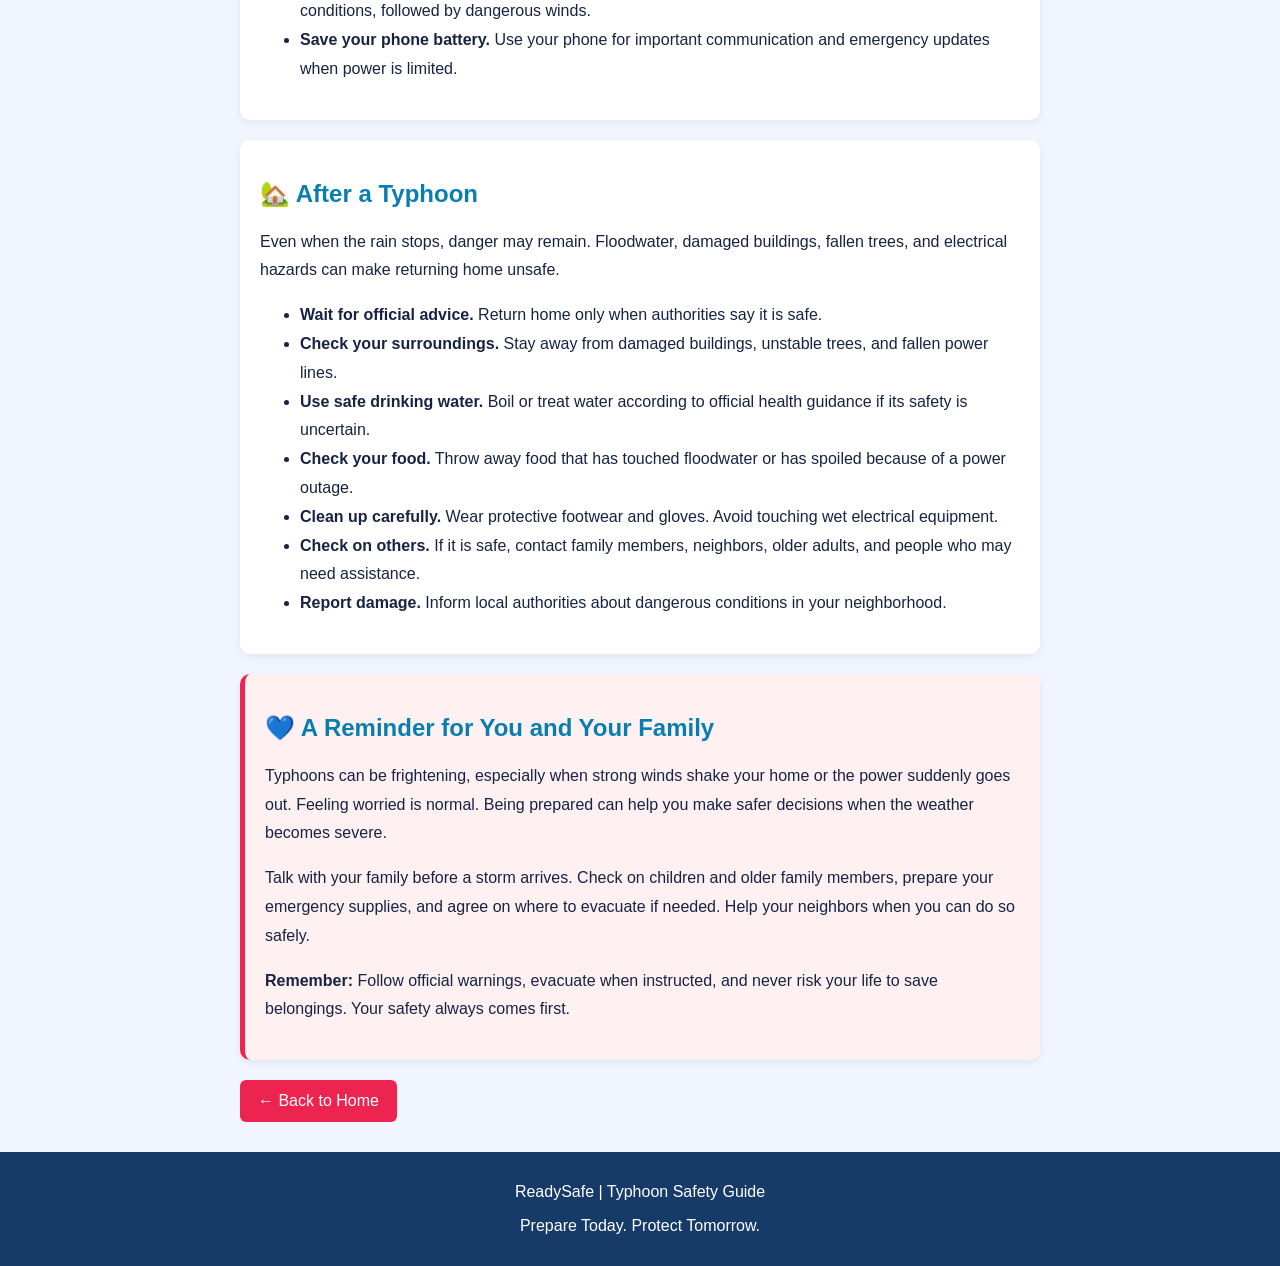
<file: Ready Safe/Typhoon.html>
<!DOCTYPE html>
<html lang="en">
<head>
    <meta charset="UTF-8">
    <meta name="viewport" content="width=device-width, initial-scale=1.0">
    <title>Typhoon Preparedness | ReadySafe</title>
    <link rel="stylesheet" href="flood.css">
</head>
<body>

    <header>
        <h1>🌀 Typhoon Preparedness</h1>
        <p>Be Prepared. Stay Safe. Protect What Matters.</p>
    </header>

    <div class="container">

        <section class="box">
            <h2>🌧️ What Is a Typhoon?</h2>
            <p>
                A typhoon is a powerful tropical storm that forms over
                warm ocean waters. It can bring strong winds, heavy rain,
                flooding, and landslides. In the Philippines, typhoons
                can affect homes, schools, roads, and entire communities.
            </p>
            <p>
                We cannot stop a typhoon from happening, but we can
                prepare for it. Knowing what to do before, during,
                and after a storm can help protect you and your family.
            </p>
        </section>

        <section class="box">
            <h2>🏠 Before a Typhoon</h2>
            <p>
                Preparation is one of the best ways to keep your family
                safe. Do not wait until strong winds and heavy rain arrive.
            </p>
            <ul>
                <li>
                    <b>Prepare an emergency kit.</b>
                    Keep drinking water, ready-to-eat food, medicines,
                    a flashlight, batteries, a first-aid kit, and a power bank.
                </li>
                <li>
                    <b>Monitor weather updates.</b>
                    Listen to PAGASA forecasts and warnings so you know
                    when your area may be affected.
                </li>
                <li>
                    <b>Secure your home.</b>
                    Bring loose outdoor items inside and close windows
                    and doors. Only secure roofs or other structures
                    before dangerous winds begin.
                </li>
                <li>
                    <b>Charge your devices.</b>
                    Fully charge your phones and power banks in case
                    electricity becomes unavailable.
                </li>
                <li>
                    <b>Protect important documents.</b>
                    Place identification cards, certificates, and
                    other important papers in waterproof packaging.
                </li>
                <li>
                    <b>Plan your evacuation.</b>
                    Know your evacuation route and the nearest designated
                    evacuation center. Leave early if authorities advise it.
                </li>
                <li>
                    <b>Prepare your family.</b>
                    Discuss where to meet and how to contact one another
                    if family members become separated.
                </li>
            </ul>
        </section>

        <section class="box">
            <h2>🌪️ During a Typhoon</h2>
            <p>
                When a typhoon arrives, your safety is more important
                than your belongings. Stay informed and avoid unnecessary
                travel during dangerous weather.
            </p>
            <ul>
                <li>
                    <b>Stay indoors.</b>
                    Keep away from windows and glass doors, where
                    flying objects or broken glass may cause injuries.
                </li>
                <li>
                    <b>Follow evacuation orders.</b>
                    If local authorities tell you to evacuate, move
                    to the designated safe place as instructed.
                </li>
                <li>
                    <b>Avoid floodwater.</b>
                    Never walk, swim, or drive through flooded roads
                    because water can be deeper and faster than it appears.
                </li>
                <li>
                    <b>Stay away from power lines.</b>
                    Fallen wires may still carry electricity.
                    Report them to the proper authorities.
                </li>
                <li>
                    <b>Listen to official announcements.</b>
                    Use a battery-powered radio or a charged phone
                    to receive updates when possible.
                </li>
                <li>
                    <b>Do not go outside during a brief calm.</b>
                    The eye of a typhoon can bring temporarily calmer
                    conditions, followed by dangerous winds.
                </li>
                <li>
                    <b>Save your phone battery.</b>
                    Use your phone for important communication and
                    emergency updates when power is limited.
                </li>
            </ul>
        </section>

        <section class="box">
            <h2>🏡 After a Typhoon</h2>
            <p>
                Even when the rain stops, danger may remain.
                Floodwater, damaged buildings, fallen trees, and
                electrical hazards can make returning home unsafe.
            </p>
            <ul>
                <li>
                    <b>Wait for official advice.</b>
                    Return home only when authorities say it is safe.
                </li>
                <li>
                    <b>Check your surroundings.</b>
                    Stay away from damaged buildings, unstable trees,
                    and fallen power lines.
                </li>
                <li>
                    <b>Use safe drinking water.</b>
                    Boil or treat water according to official health
                    guidance if its safety is uncertain.
                </li>
                <li>
                    <b>Check your food.</b>
                    Throw away food that has touched floodwater
                    or has spoiled because of a power outage.
                </li>
                <li>
                    <b>Clean up carefully.</b>
                    Wear protective footwear and gloves. Avoid
                    touching wet electrical equipment.
                </li>
                <li>
                    <b>Check on others.</b>
                    If it is safe, contact family members, neighbors,
                    older adults, and people who may need assistance.
                </li>
                <li>
                    <b>Report damage.</b>
                    Inform local authorities about dangerous conditions
                    in your neighborhood.
                </li>
            </ul>
        </section>

        <section class="box advice">
            <h2>💙 A Reminder for You and Your Family</h2>
            <p>
                Typhoons can be frightening, especially when strong
                winds shake your home or the power suddenly goes out.
                Feeling worried is normal. Being prepared can help
                you make safer decisions when the weather becomes severe.
            </p>
            <p>
                Talk with your family before a storm arrives.
                Check on children and older family members, prepare
                your emergency supplies, and agree on where to evacuate
                if needed. Help your neighbors when you can do so safely.
            </p>
            <p>
                <b>Remember:</b> Follow official warnings, evacuate
                when instructed, and never risk your life to save
                belongings. Your safety always comes first.
            </p>
        </section>


        <a href="ReadySafe.html#disasters" class="button">← Back to Home</a>

    </div>

    <footer>
        <p>ReadySafe | Typhoon Safety Guide</p>
        <p>Prepare Today. Protect Tomorrow.</p>
    </footer>

</body>
</html>
</file>
<file: Ready Safe/flood.css>
body {
    font-family: Arial, sans-serif;
    background: #f1f5ff;
    color: #172342;
    margin: 0;
}

header {
    background: #173b68;
    color: white;
    text-align: center;
    padding: 25px;
}

.container {
    width: 85%;
    max-width: 800px;
    margin: 30px auto;
}

.box {
    background: white;
    padding: 20px;
    margin-bottom: 20px;
    border-radius: 10px;
    box-shadow: 0 3px 8px #00000010;
}

.box h2 {
    color: #087eae;
}

.box p,
.box li {
    line-height: 1.8;
}

.advice {
    background: #fff0f2;
    border-left: 5px solid #ed2450;
}

.button {
    display: inline-block;
    background: #ed2450;
    color: white;
    padding: 12px 18px;
    text-decoration: none;
    border-radius: 6px;
}

.button:hover {
    background: #c91840;
}

footer {
    background: #173b68;
    color: white;
    text-align: center;
    padding: 15px;
}
</file>
